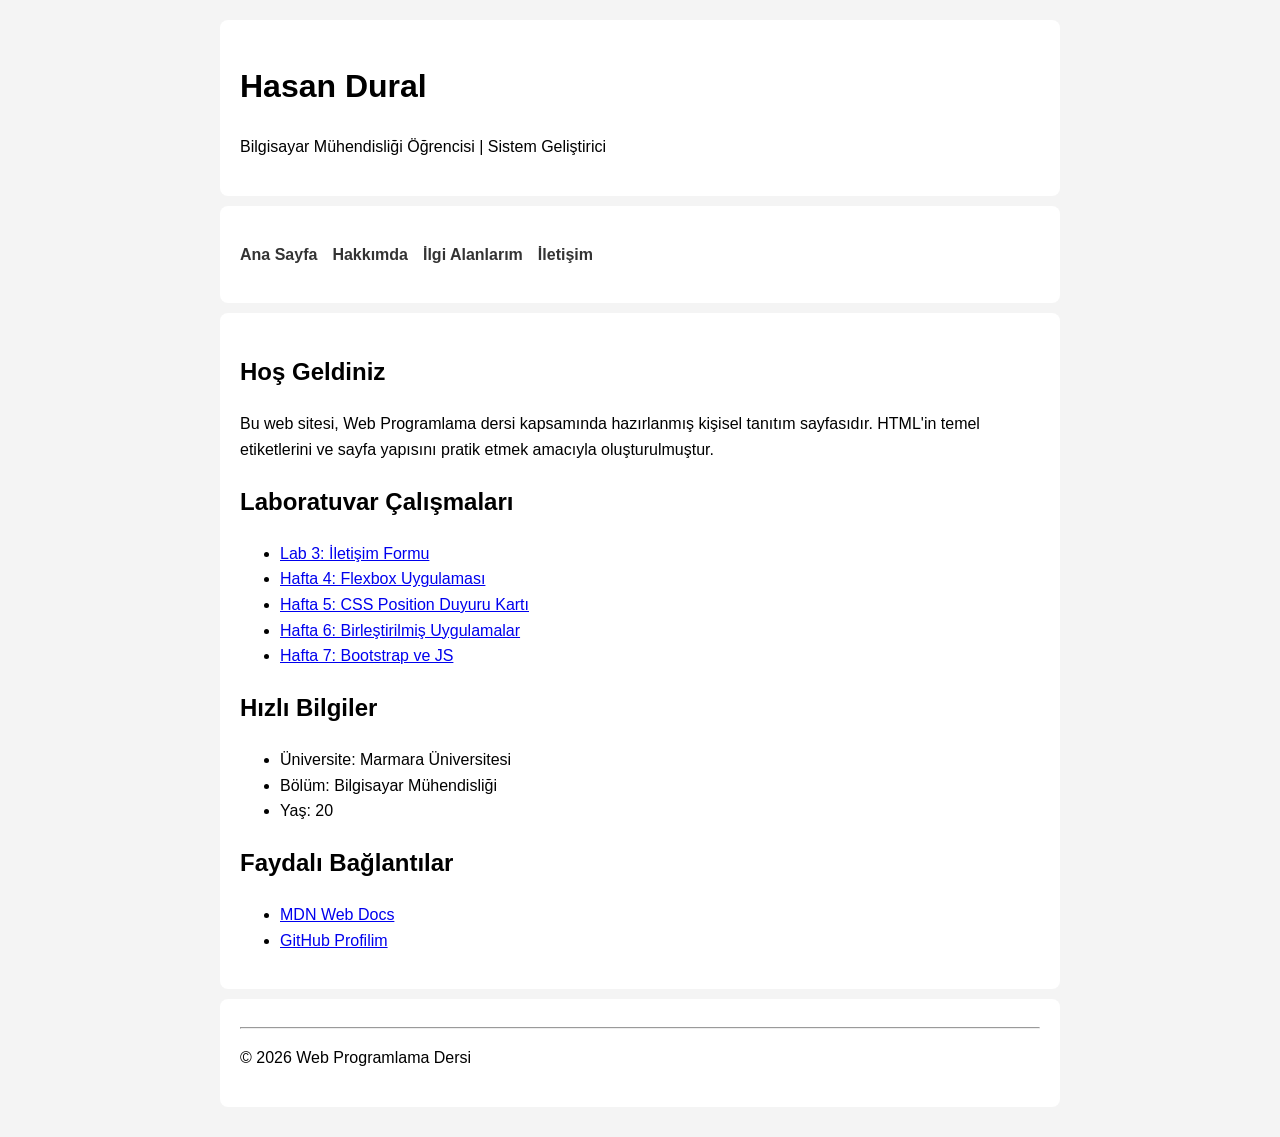
<file: index.html>
<!DOCTYPE html>
<html lang="tr">
<head>
    <meta charset="UTF-8">
    <meta name="viewport" content="width=device-width, initial-scale=1.0">
    <title>Hasan Dural - Ana Sayfa</title>
    <link rel="stylesheet" href="style/style.css">
</head>
<body>
    <header>
        <h1>Hasan Dural</h1>
        <p>Bilgisayar Mühendisliği Öğrencisi | Sistem Geliştirici</p>
    </header>

    <nav>
        <ul>
            <li><a href="index.html">Ana Sayfa</a></li>
            <li><a href="about.html">Hakkımda</a></li>
            <li><a href="interests.html">İlgi Alanlarım</a></li>
            <li><a href="contact.html">İletişim</a></li>
        </ul>
    </nav>

    <main>
        <section>
            <h2>Hoş Geldiniz</h2>
            <p>Bu web sitesi, Web Programlama dersi kapsamında hazırlanmış kişisel tanıtım sayfasıdır. HTML'in temel etiketlerini ve sayfa yapısını pratik etmek amacıyla oluşturulmuştur.</p>
        </section>

        <section>
            <h2>Laboratuvar Çalışmaları</h2>
            <ul>
                <li><a href="contact.html">Lab 3: İletişim Formu</a></li>
                <li><a href="flexbox.html">Hafta 4: Flexbox Uygulaması</a></li>
                <li><a href="lab-position.html">Hafta 5: CSS Position Duyuru Kartı</a></li>
                <li><a href="hafta_6.html">Hafta 6: Birleştirilmiş Uygulamalar</a></li>
                <li><a href="hafta7.html">Hafta 7: Bootstrap ve JS</a></li>
            </ul>
        </section>

        <section id="hizli-bilgiler">
            <h2>Hızlı Bilgiler</h2>
            <ul>
                <li>Üniversite: Marmara Üniversitesi</li>
                <li>Bölüm: Bilgisayar Mühendisliği</li>
                <li>Yaş: 20</li>
            </ul>
        </section>

        <section>
            <h2>Faydalı Bağlantılar</h2>
            <ul>
                <li><a href="https://developer.mozilla.org/" target="_blank">MDN Web Docs</a></li>
                <li><a href="https://github.com/shaso41" target="_blank">GitHub Profilim</a></li>
            </ul>
        </section>
    </main>

    <footer>
        <hr>
        <p>&copy; 2026 Web Programlama Dersi</p>
    </footer>
</body>
</html>
</file>
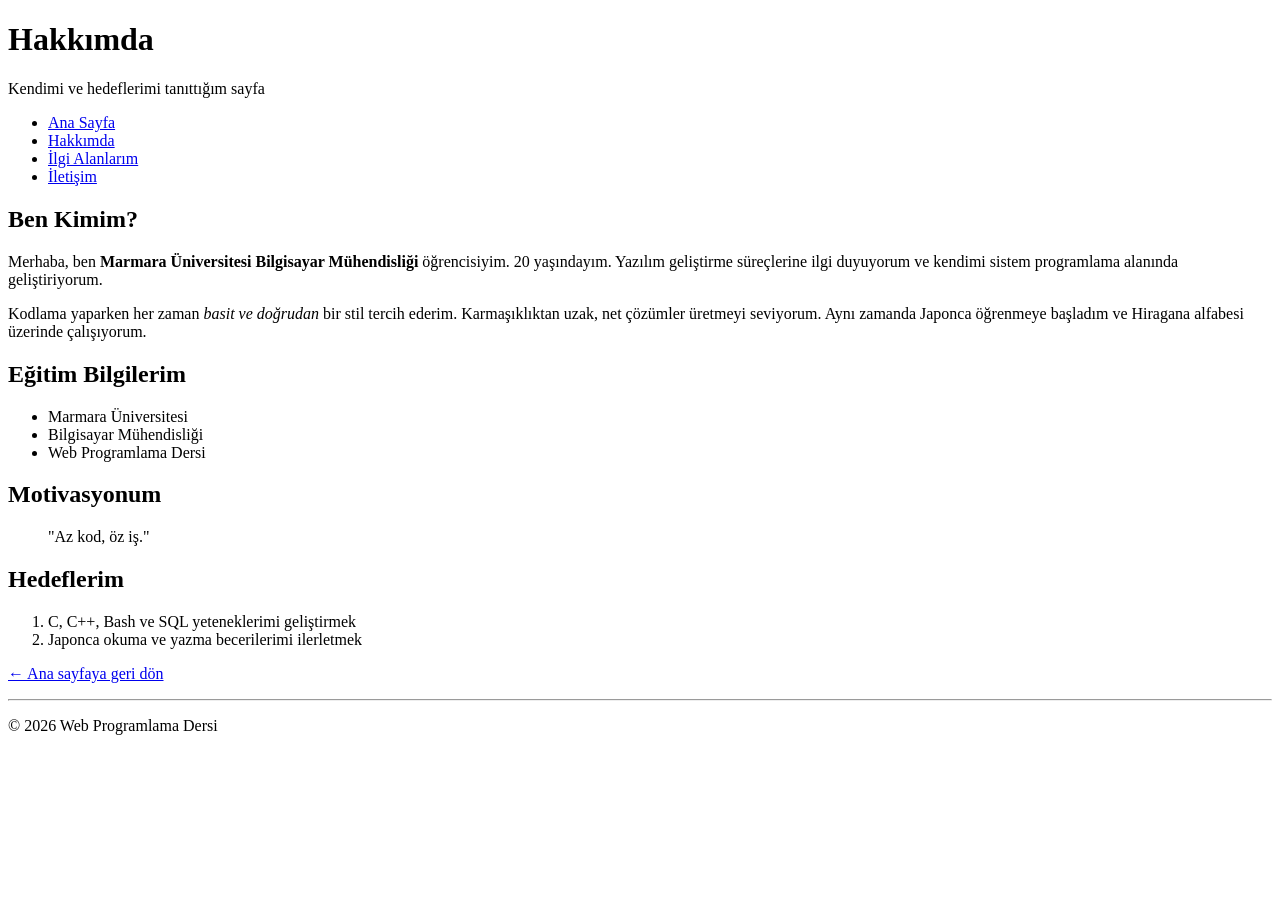
<file: about.html>
<!DOCTYPE html>
<html lang="tr">
<head>
    <meta charset="UTF-8">
    <meta name="viewport" content="width=device-width, initial-scale=1.0">
    <title>Hakkımda</title>
</head>
<body>
    <header>
        <h1>Hakkımda</h1>
        <p>Kendimi ve hedeflerimi tanıttığım sayfa</p>
    </header>

    <nav>
        <ul>
            <li><a href="index.html">Ana Sayfa</a></li>
            <li><a href="about.html">Hakkımda</a></li>
            <li><a href="interests.html">İlgi Alanlarım</a></li>
            <li><a href="contact.html">İletişim</a></li>
        </ul>
    </nav>

    <main>
        <h2>Ben Kimim?</h2>
        <p>Merhaba, ben <strong>Marmara Üniversitesi Bilgisayar Mühendisliği</strong> öğrencisiyim. 20 yaşındayım. Yazılım geliştirme süreçlerine ilgi duyuyorum ve kendimi sistem programlama alanında geliştiriyorum.</p>
        
        <p>Kodlama yaparken her zaman <em>basit ve doğrudan</em> bir stil tercih ederim. Karmaşıklıktan uzak, net çözümler üretmeyi seviyorum. Aynı zamanda Japonca öğrenmeye başladım ve Hiragana alfabesi üzerinde çalışıyorum.</p>

        <h2>Eğitim Bilgilerim</h2>
        <ul>
            <li>Marmara Üniversitesi</li>
            <li>Bilgisayar Mühendisliği</li>
            <li>Web Programlama Dersi</li>
        </ul>

        <h2>Motivasyonum</h2>
        <blockquote>
            "Az kod, öz iş."
        </blockquote>

        <h2>Hedeflerim</h2>
        <ol>
            <li>C, C++, Bash ve SQL yeteneklerimi geliştirmek</li>
            <li>Japonca okuma ve yazma becerilerimi ilerletmek</li>
        </ol>

        <p><a href="index.html">&larr; Ana sayfaya geri dön</a></p>
    </main>

    <footer>
        <hr>
        <p>&copy; 2026 Web Programlama Dersi</p>
    </footer>
</body>
</html>
</file>
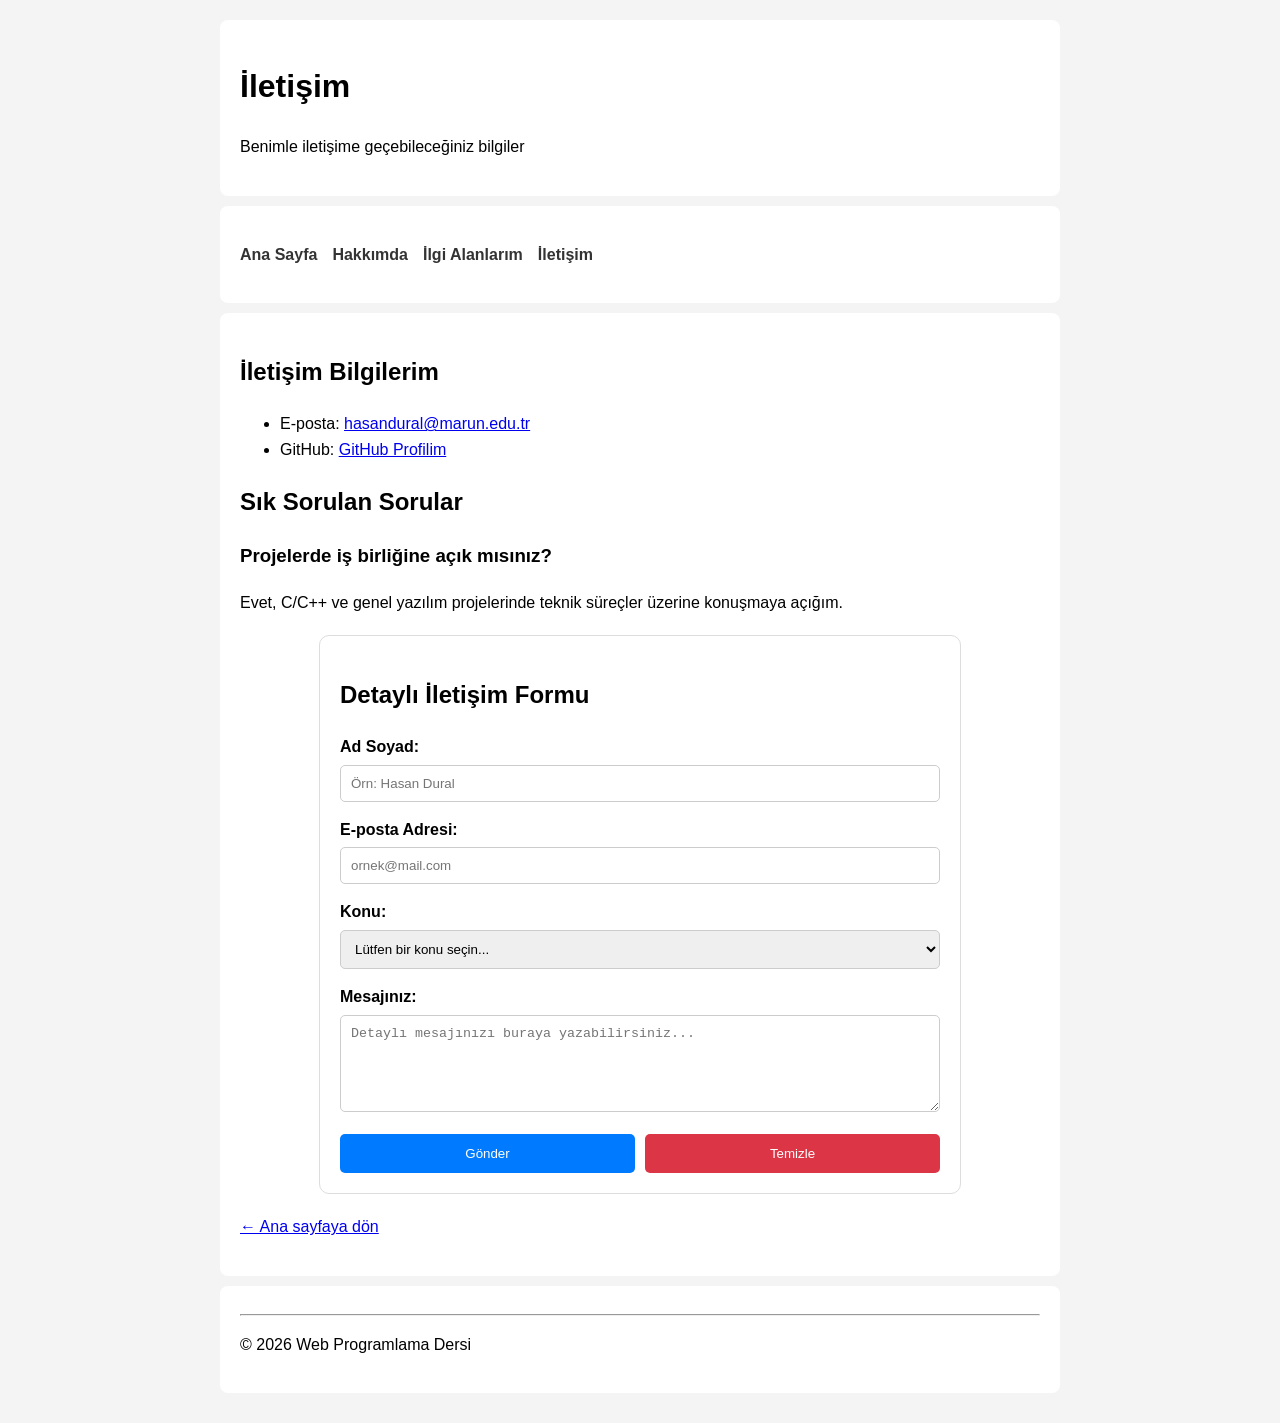
<file: contact.html>
<!DOCTYPE html>
<html lang="tr">
<head>
    <meta charset="UTF-8">
    <meta name="viewport" content="width=device-width, initial-scale=1.0">
    <title>İletişim - Hasan Dural</title>
    <link rel="stylesheet" href="style/style.css">
</head>
<body>
    <header>
        <h1>İletişim</h1>
        <p>Benimle iletişime geçebileceğiniz bilgiler</p>
    </header>

    <nav>
        <ul>
            <li><a href="index.html">Ana Sayfa</a></li>
            <li><a href="about.html">Hakkımda</a></li>
            <li><a href="interests.html">İlgi Alanlarım</a></li>
            <li><a href="contact.html">İletişim</a></li>
        </ul>
    </nav>

    <main>
        <section>
            <h2>İletişim Bilgilerim</h2>
            <ul>
                <li>E-posta: <a href="mailto:hasandural@marun.edu.tr">hasandural@marun.edu.tr</a></li>
                <li>GitHub: <a href="https://github.com/shaso41" target="_blank">GitHub Profilim</a></li>
            </ul>
        </section>

        <section>
            <h2>Sık Sorulan Sorular</h2>
            <h3>Projelerde iş birliğine açık mısınız?</h3>
            <p>Evet, C/C++ ve genel yazılım projelerinde teknik süreçler üzerine konuşmaya açığım.</p>
        </section>

        <section class="contact-container">
            <h2>Detaylı İletişim Formu</h2>
            <form action="#">
                <label for="ad-soyad">Ad Soyad:</label>
                <input type="text" id="ad-soyad" name="ad-soyad" placeholder="Örn: Hasan Dural" required>

                <label for="email">E-posta Adresi:</label>
                <input type="email" id="email" name="email" placeholder="ornek@mail.com" required>

                <label for="konu">Konu:</label>
                <select id="konu" name="konu">
                    <option value="">Lütfen bir konu seçin...</option>
                    <option value="is-teklifi">İş Teklifi</option>
                    <option value="soru">Soru</option>
                    <option value="geri-bildirim">Geri Bildirim</option>
                </select>

                <label for="mesaj">Mesajınız:</label>
                <textarea id="mesaj" name="mesaj" placeholder="Detaylı mesajınızı buraya yazabilirsiniz..." rows="5"></textarea>

                <div class="form-buttons">
                    <button type="submit" class="btn-submit">Gönder</button>
                    <button type="reset" class="btn-clear">Temizle</button>
                </div>
            </form>
        </section>

        <p><a href="index.html">&larr; Ana sayfaya dön</a></p>
    </main>

    <footer>
        <hr>
        <p>&copy; 2026 Web Programlama Dersi</p>
    </footer>
</body>
</html>
</file>
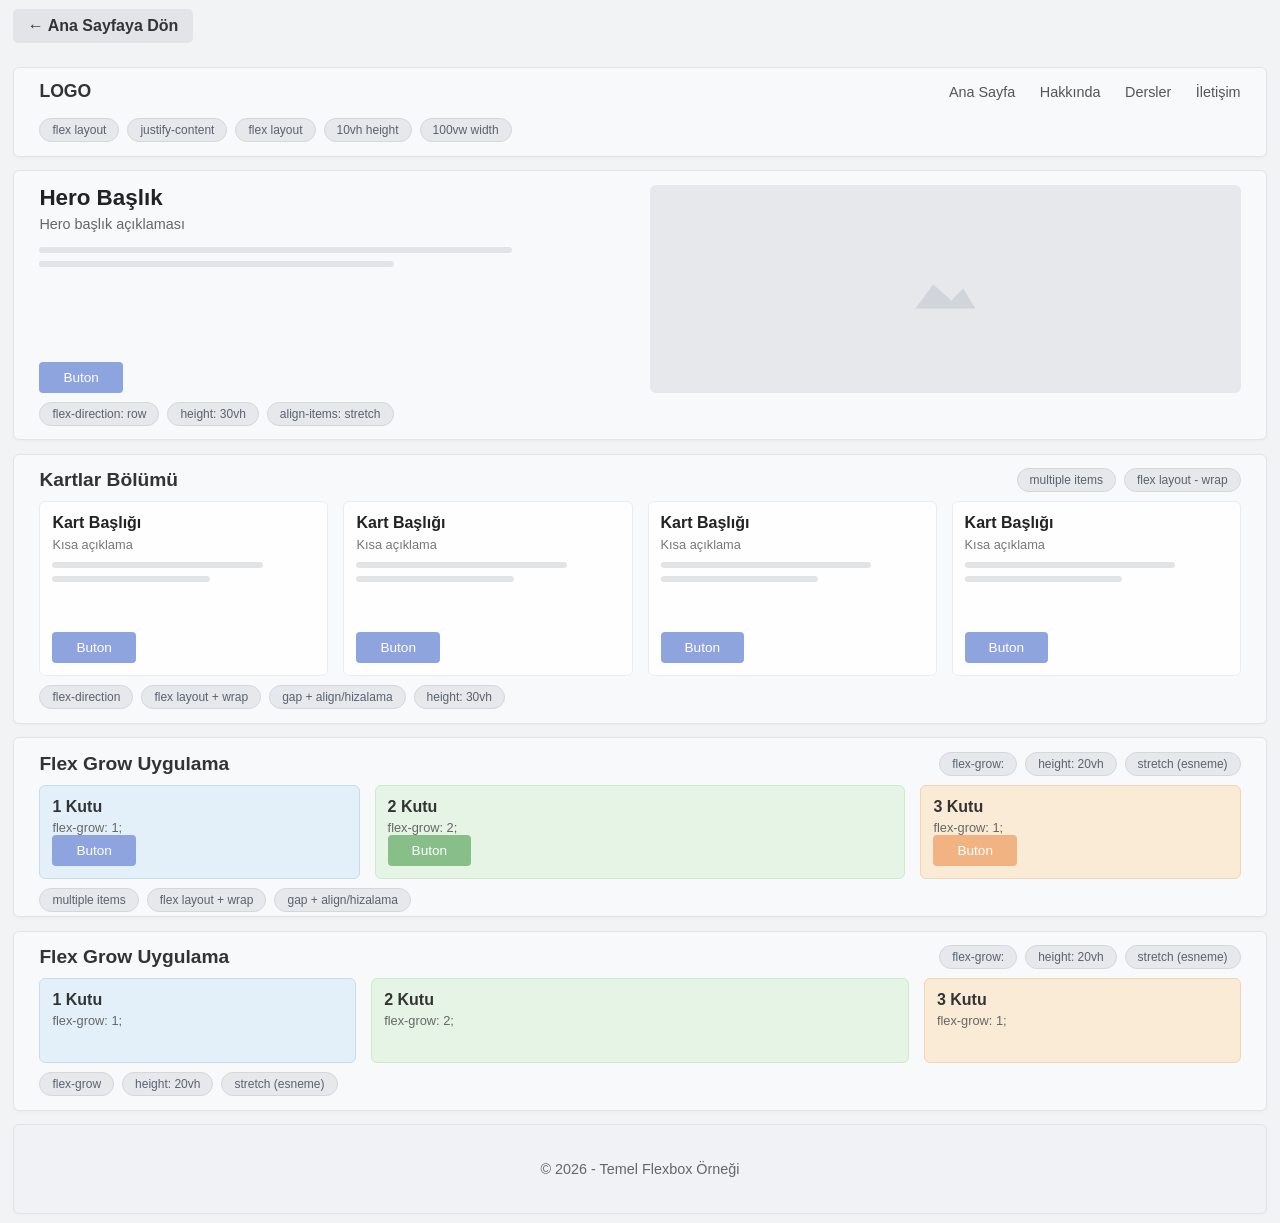
<file: flexbox.html>
<!DOCTYPE html>
<html lang="tr">
<head>
<meta charset="UTF-8">
<meta name="viewport" content="width=device-width, initial-scale=1.0">
<link rel="stylesheet" href="style/flexbox.css">
<title>Flexbox Uygulama</title>
</head>
<body>
  <div class="wrapper">
    
    <div style="margin-bottom: 10px;">
        <a href="index.html" style="text-decoration: none; color: #333; font-weight: bold; background-color: #e2e4e8; padding: 8px 15px; border-radius: 5px; display: inline-block;">&larr; Ana Sayfaya Dön</a>
    </div>

    <nav class="section-box navbar">
      <div class="nav-top">
        <div class="logo">LOGO</div>
        <div class="links">
          <a href="#">Ana Sayfa</a>
          <a href="#">Hakkında</a>
          <a href="#">Dersler</a>
          <a href="#">İletişim</a>
        </div>
      </div>
      <div class="pills">
        <span class="pill">flex layout</span>
        <span class="pill">justify-content</span>
        <span class="pill">flex layout</span>
        <span class="pill">10vh height</span>
        <span class="pill">100vw width</span>
      </div>
    </nav>

    <section class="section-box hero">
      <div class="hero-main">
        <div class="hero-text">
          <h1>Hero Başlık</h1>
          <p>Hero başlık açıklaması</p>
          <div class="line line-long"></div>
          <div class="line line-short"></div>
          <button class="btn btn-blue">Buton</button>
        </div>
        <div class="hero-image">
          <div class="img-icon"></div>
        </div>
      </div>
      <div class="pills">
        <span class="pill">flex-direction: row</span>
        <span class="pill">height: 30vh</span>
        <span class="pill">align-items: stretch</span>
      </div>
    </section>

    <section class="section-box cards-section">
      <div class="section-header">
        <h2>Kartlar Bölümü</h2>
        <div class="pills">
          <span class="pill">multiple items</span>
          <span class="pill">flex layout - wrap</span>
        </div>
      </div>
      <div class="cards-container">
        <div class="card">
          <h3>Kart Başlığı</h3>
          <p>Kısa açıklama</p>
          <div class="line line-long"></div>
          <div class="line line-short"></div>
          <button class="btn btn-blue">Buton</button>
        </div>
        <div class="card">
          <h3>Kart Başlığı</h3>
          <p>Kısa açıklama</p>
          <div class="line line-long"></div>
          <div class="line line-short"></div>
          <button class="btn btn-blue">Buton</button>
        </div>
        <div class="card">
          <h3>Kart Başlığı</h3>
          <p>Kısa açıklama</p>
          <div class="line line-long"></div>
          <div class="line line-short"></div>
          <button class="btn btn-blue">Buton</button>
        </div>
        <div class="card">
          <h3>Kart Başlığı</h3>
          <p>Kısa açıklama</p>
          <div class="line line-long"></div>
          <div class="line line-short"></div>
          <button class="btn btn-blue">Buton</button>
        </div>
      </div>
      <div class="pills">
        <span class="pill">flex-direction</span>
        <span class="pill">flex layout + wrap</span>
        <span class="pill">gap + align/hizalama</span>
        <span class="pill">height: 30vh</span>
      </div>
    </section>

    <section class="section-box flex-grow-section">
      <div class="section-header">
        <h2>Flex Grow Uygulama</h2>
        <div class="pills">
          <span class="pill">flex-grow:</span>
          <span class="pill">height: 20vh</span>
          <span class="pill">stretch (esneme)</span>
        </div>
      </div>
      <div class="boxes-container">
        <div class="box box-blue">
          <div class="box-content">
            <h4>1 Kutu</h4>
            <p>flex-grow: 1;</p>
          </div>
          <button class="btn btn-blue">Buton</button>
        </div>
        <div class="box box-green">
          <div class="box-content">
            <h4>2 Kutu</h4>
            <p>flex-grow: 2;</p>
          </div>
          <button class="btn btn-green">Buton</button>
        </div>
        <div class="box box-orange">
          <div class="box-content">
            <h4>3 Kutu</h4>
            <p>flex-grow: 1;</p>
          </div>
          <button class="btn btn-orange">Buton</button>
        </div>
      </div>
      <div class="pills">
        <span class="pill">multiple items</span>
        <span class="pill">flex layout + wrap</span>
        <span class="pill">gap + align/hizalama</span>
      </div>
    </section>

    <section class="section-box flex-grow-section">
      <div class="section-header">
        <h2>Flex Grow Uygulama</h2>
        <div class="pills">
          <span class="pill">flex-grow:</span>
          <span class="pill">height: 20vh</span>
          <span class="pill">stretch (esneme)</span>
        </div>
      </div>
      <div class="boxes-container">
        <div class="box box-blue">
          <div class="box-content">
            <h4>1 Kutu</h4>
            <p>flex-grow: 1;</p>
          </div>
        </div>
        <div class="box box-green">
          <div class="box-content">
            <h4>2 Kutu</h4>
            <p>flex-grow: 2;</p>
          </div>
        </div>
        <div class="box box-orange">
          <div class="box-content">
            <h4>3 Kutu</h4>
            <p>flex-grow: 1;</p>
          </div>
        </div>
      </div>
      <div class="pills">
        <span class="pill">flex-grow</span>
        <span class="pill">height: 20vh</span>
        <span class="pill">stretch (esneme)</span>
      </div>
    </section>

    <footer class="section-box footer">
      <p>© 2026 - Temel Flexbox Örneği</p>
    </footer>
  </div>
</body>
</html>
</file>
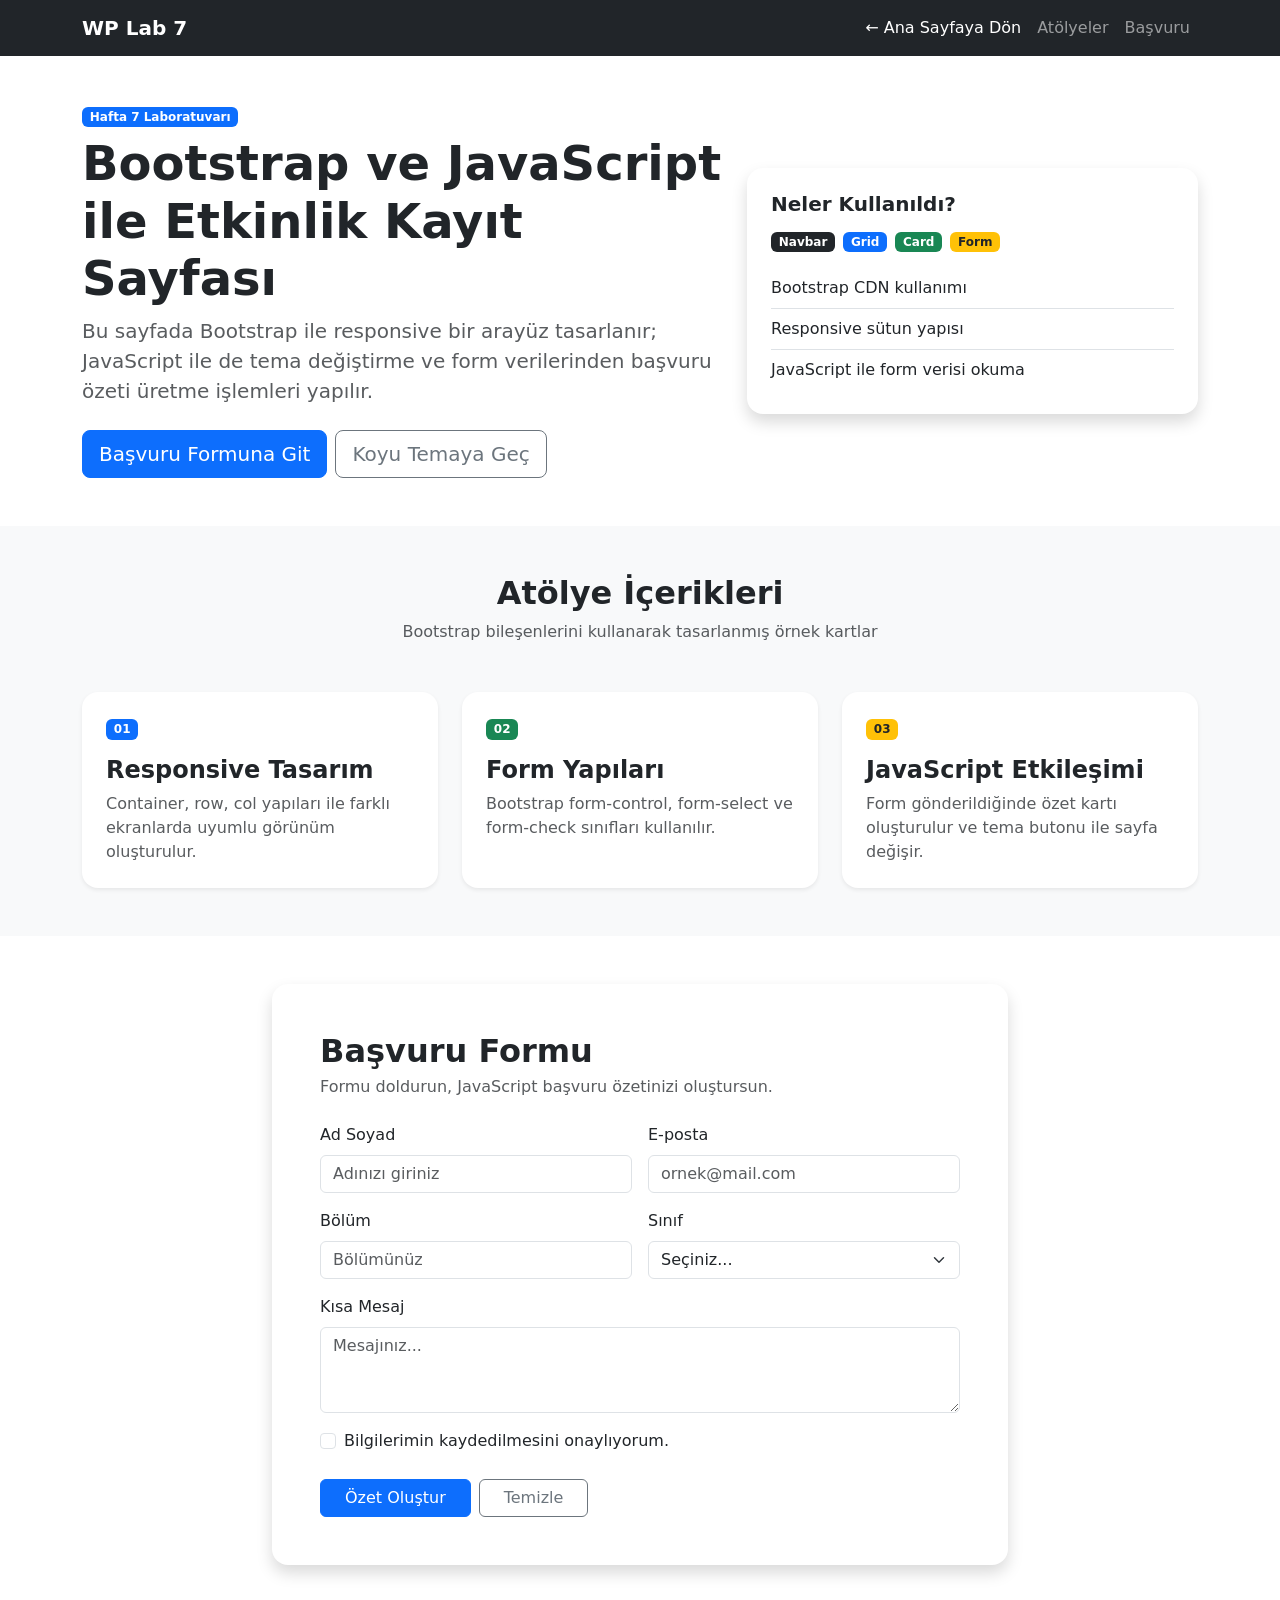
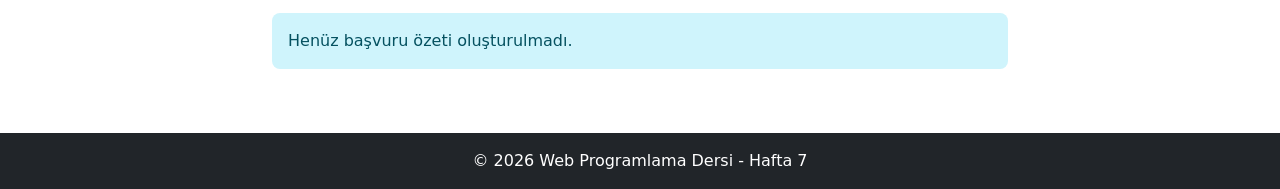
<file: hafta7.html>
<!DOCTYPE html>
<html lang="tr" data-bs-theme="light">
<head>
    <meta charset="UTF-8">
    <meta name="viewport" content="width=device-width, initial-scale=1.0">
    <title>Hafta 7 - Bootstrap ve JS</title>
    <link href="https://cdn.jsdelivr.net/npm/bootstrap@5.3.3/dist/css/bootstrap.min.css" rel="stylesheet">
    <link rel="stylesheet" href="style/hafta7.css">
</head>
<body class="d-flex flex-column min-vh-100">

    <nav class="navbar navbar-expand-lg navbar-dark bg-dark">
        <div class="container">
            <a class="navbar-brand fw-bold" href="#">WP Lab 7</a>
            <button class="navbar-toggler" type="button" data-bs-toggle="collapse" data-bs-target="#navbarNav">
                <span class="navbar-toggler-icon"></span>
            </button>
            <div class="collapse navbar-collapse" id="navbarNav">
                <ul class="navbar-nav ms-auto">
                    <li class="nav-item"><a class="nav-link text-white" href="index.html">&larr; Ana Sayfaya Dön</a></li>
                    <li class="nav-item"><a class="nav-link" href="#cards">Atölyeler</a></li>
                    <li class="nav-item"><a class="nav-link" href="#formSection">Başvuru</a></li>
                </ul>
            </div>
        </div>
    </nav>

    <header class="container my-5">
        <div class="row align-items-center">
            <div class="col-md-7">
                <span class="badge bg-primary mb-2">Hafta 7 Laboratuvarı</span>
                <h1 class="display-5 fw-bold">Bootstrap ve JavaScript ile Etkinlik Kayıt Sayfası</h1>
                <p class="lead text-muted">Bu sayfada Bootstrap ile responsive bir arayüz tasarlanır; JavaScript ile de tema değiştirme ve form verilerinden başvuru özeti üretme işlemleri yapılır.</p>
                <div class="d-flex gap-2 mt-4">
                    <a href="#formSection" class="btn btn-primary btn-lg">Başvuru Formuna Git</a>
                    <button id="themeToggleBtn" class="btn btn-outline-secondary btn-lg">Koyu Temaya Geç</button>
                </div>
            </div>
            <div class="col-md-5 mt-4 mt-md-0">
                <div class="card shadow rounded-4 border-0">
                    <div class="card-body p-4">
                        <h3 class="h5 fw-bold mb-3">Neler Kullanıldı?</h3>
                        <div class="d-flex gap-2 mb-3 flex-wrap">
                            <span class="badge bg-dark">Navbar</span>
                            <span class="badge bg-primary">Grid</span>
                            <span class="badge bg-success">Card</span>
                            <span class="badge bg-warning text-dark">Form</span>
                        </div>
                        <ul class="list-group list-group-flush">
                            <li class="list-group-item px-0">Bootstrap CDN kullanımı</li>
                            <li class="list-group-item px-0">Responsive sütun yapısı</li>
                            <li class="list-group-item px-0">JavaScript ile form verisi okuma</li>
                        </ul>
                    </div>
                </div>
            </div>
        </div>
    </header>

    <section id="cards" class="bg-light py-5">
        <div class="container text-center">
            <h2 class="fw-bold">Atölye İçerikleri</h2>
            <p class="text-muted mb-5">Bootstrap bileşenlerini kullanarak tasarlanmış örnek kartlar</p>
            
            <div class="row g-4 text-start">
                <div class="col-md-4">
                    <div class="card h-100 shadow-sm border-0 rounded-4">
                        <div class="card-body p-4">
                            <span class="badge bg-primary mb-3">01</span>
                            <h4 class="card-title fw-bold">Responsive Tasarım</h4>
                            <p class="card-text text-muted">Container, row, col yapıları ile farklı ekranlarda uyumlu görünüm oluşturulur.</p>
                        </div>
                    </div>
                </div>
                <div class="col-md-4">
                    <div class="card h-100 shadow-sm border-0 rounded-4">
                        <div class="card-body p-4">
                            <span class="badge bg-success mb-3">02</span>
                            <h4 class="card-title fw-bold">Form Yapıları</h4>
                            <p class="card-text text-muted">Bootstrap form-control, form-select ve form-check sınıfları kullanılır.</p>
                        </div>
                    </div>
                </div>
                <div class="col-md-4">
                    <div class="card h-100 shadow-sm border-0 rounded-4">
                        <div class="card-body p-4">
                            <span class="badge bg-warning text-dark mb-3">03</span>
                            <h4 class="card-title fw-bold">JavaScript Etkileşimi</h4>
                            <p class="card-text text-muted">Form gönderildiğinde özet kartı oluşturulur ve tema butonu ile sayfa değişir.</p>
                        </div>
                    </div>
                </div>
            </div>
        </div>
    </section>

    <section id="formSection" class="container py-5 flex-grow-1">
        <div class="row justify-content-center">
            <div class="col-lg-8">
                <div class="card shadow border-0 rounded-4 p-4 p-md-5">
                    <div class="d-flex justify-content-between align-items-center mb-4">
                        <div>
                            <h2 class="fw-bold mb-1">Başvuru Formu</h2>
                            <p class="text-muted mb-0">Formu doldurun, JavaScript başvuru özetinizi oluştursun.</p>
                        </div>
                    </div>

                    <form id="kayitFormu">
                        <div class="row g-3">
                            <div class="col-md-6">
                                <label for="adSoyad" class="form-label">Ad Soyad</label>
                                <input type="text" class="form-control" id="adSoyad" placeholder="Adınızı giriniz">
                            </div>
                            <div class="col-md-6">
                                <label for="email" class="form-label">E-posta</label>
                                <input type="email" class="form-control" id="email" placeholder="ornek@mail.com">
                            </div>
                            <div class="col-md-6">
                                <label for="bolum" class="form-label">Bölüm</label>
                                <input type="text" class="form-control" id="bolum" placeholder="Bölümünüz">
                            </div>
                            <div class="col-md-6">
                                <label for="sinif" class="form-label">Sınıf</label>
                                <select class="form-select" id="sinif">
                                    <option value="" selected disabled>Seçiniz...</option>
                                    <option value="1. Sınıf">1. Sınıf</option>
                                    <option value="2. Sınıf">2. Sınıf</option>
                                    <option value="3. Sınıf">3. Sınıf</option>
                                    <option value="4. Sınıf">4. Sınıf</option>
                                </select>
                            </div>
                            <div class="col-12">
                                <label for="mesaj" class="form-label">Kısa Mesaj</label>
                                <textarea class="form-control" id="mesaj" rows="3" placeholder="Mesajınız..."></textarea>
                            </div>
                            <div class="col-12">
                                <div class="form-check">
                                    <input class="form-check-input" type="checkbox" id="onay">
                                    <label class="form-check-label" for="onay">
                                        Bilgilerimin kaydedilmesini onaylıyorum.
                                    </label>
                                </div>
                            </div>
                            <div class="col-12 mt-4 d-flex gap-2">
                                <button type="submit" class="btn btn-primary px-4">Özet Oluştur</button>
                                <button type="reset" class="btn btn-outline-secondary px-4" id="temizleBtn">Temizle</button>
                            </div>
                        </div>
                    </form>
                </div>
            </div>
        </div>
    </section>

    <section id="resultSection" class="container pb-5">
        <div class="row justify-content-center">
            <div class="col-lg-8">
                <div id="alertArea"></div>
                
                <div id="defaultResultBox" class="alert alert-info rounded-3 border-0">
                    Henüz başvuru özeti oluşturulmadı.
                </div>

                <div id="summaryCardArea" style="display: none;">
                    <div class="card shadow border-success border-2 rounded-4">
                        <div class="card-header bg-success text-white rounded-top-4 py-3">
                            <h4 class="mb-0">Başvuru Başarılı</h4>
                        </div>
                        <div class="card-body p-4" id="summaryContent">
                            </div>
                    </div>
                </div>
            </div>
        </div>
    </section>

    <footer class="bg-dark text-white text-center py-3 mt-auto">
        <div class="container">
            <p class="mb-0">&copy; 2026 Web Programlama Dersi - Hafta 7</p>
        </div>
    </footer>

    <script src="https://cdn.jsdelivr.net/npm/bootstrap@5.3.3/dist/js/bootstrap.bundle.min.js"></script>
    <script src="scripts/hafta7.js"></script>
</body>
</html>
</file>
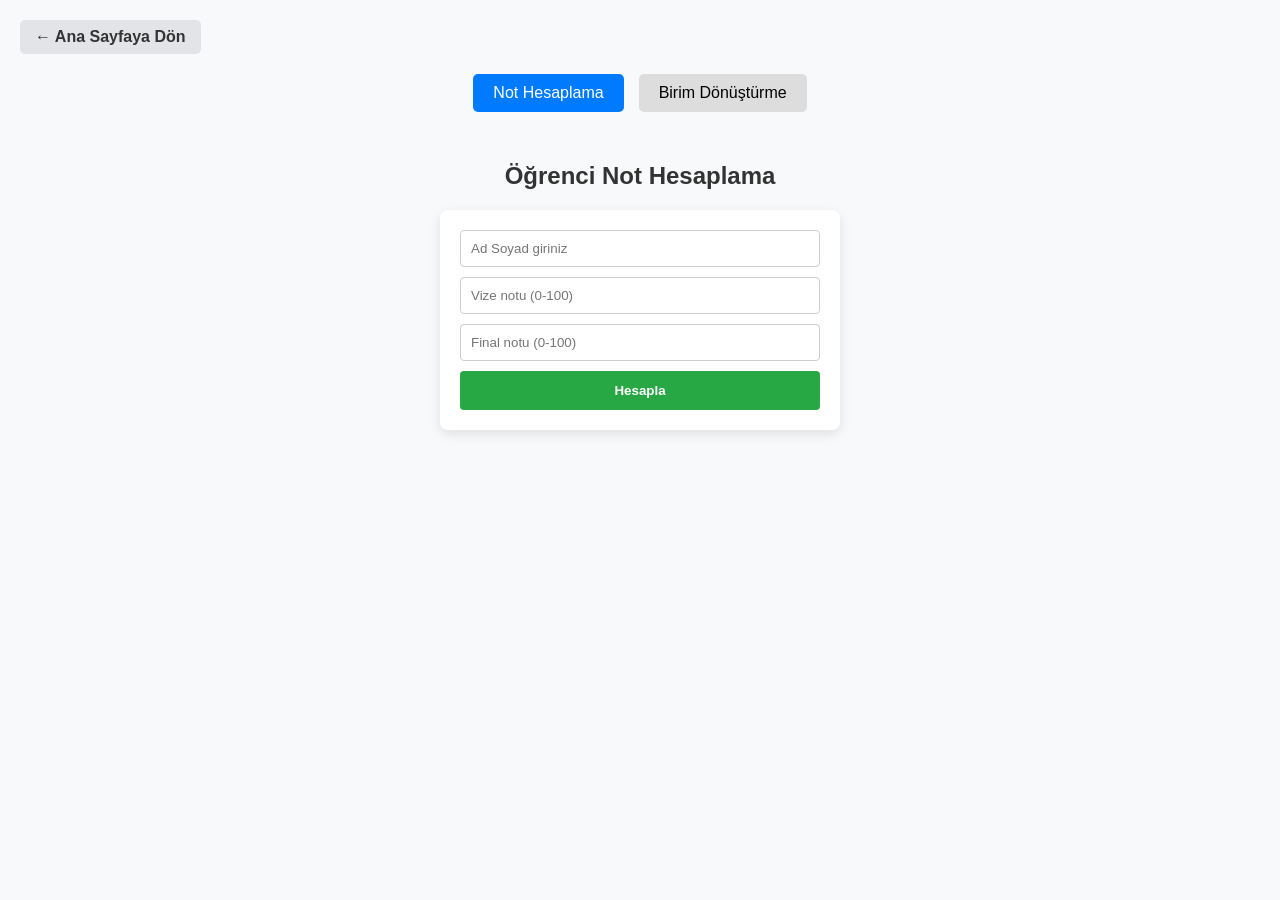
<file: hafta_6.html>
<!DOCTYPE html>
<html lang="tr">
<head>
    <meta charset="UTF-8">
    <meta name="viewport" content="width=device-width, initial-scale=1.0">
    <title>Hafta 6 - JS Uygulamaları</title>
    <link rel="stylesheet" href="style/hafta6.css">
</head>
<body>

    <div style="margin-bottom: 20px;">
        <a href="index.html" style="text-decoration: none; color: #333; font-weight: bold; background-color: #e2e4e8; padding: 8px 15px; border-radius: 5px; display: inline-block;">&larr; Ana Sayfaya Dön</a>
    </div>

    <div class="tab-buttons">
        <button id="btnNot" class="tab-btn active" onclick="switchTab('notApp')">Not Hesaplama</button>
        <button id="btnBirim" class="tab-btn" onclick="switchTab('birimApp')">Birim Dönüştürme</button>
    </div>

    <div id="notApp" class="app-section active-section">
        <h2>Öğrenci Not Hesaplama</h2>

        <div class="form-container">
            <input type="text" id="adSoyad" placeholder="Ad Soyad giriniz" oninput="formatAdSoyad(this)">
            <input type="text" id="vize" placeholder="Vize notu (0-100)">
            <input type="text" id="final" placeholder="Final notu (0-100)">
            <button onclick="hesapla()">Hesapla</button>
        </div>

        <div class="result-container" id="sonucAlani">
            <h3 id="sonucAdSoyad"></h3>
            <div class="result-item" id="sonucOrtalama"></div>
            <div class="result-item" id="sonucHarf"></div>
            <div class="result-item" id="sonucDurum"></div>
        </div>
    </div>

    <div id="birimApp" class="app-section" style="display: none;">
        <div class="birim-container">
            <h2>Birim Dönüştürücü</h2>
            
            <div class="form-group">
                <label for="inputValue">Değer Giriniz:</label>
                <input type="number" id="inputValue" placeholder="Değer giriniz" value="50">
            </div>

            <div class="form-group">
                <label for="conversionType">Dönüşüm Tipi:</label>
                <select id="conversionType">
                    <option value="m-km">Metre -> Kilometre</option>
                    <option value="c-f" selected>Celsius -> Fahrenheit</option>
                    <option value="kg-g">Kilogram -> Gram</option>
                </select>
            </div>

            <button id="calculateBtn" class="btn">Hesapla</button>

            <div class="birim-result-box">
                Sonuç: <span id="resultText"></span>
            </div>
        </div>
    </div>

    <script src="scripts/hafta6.js"></script>
</body>
</html>
</file>
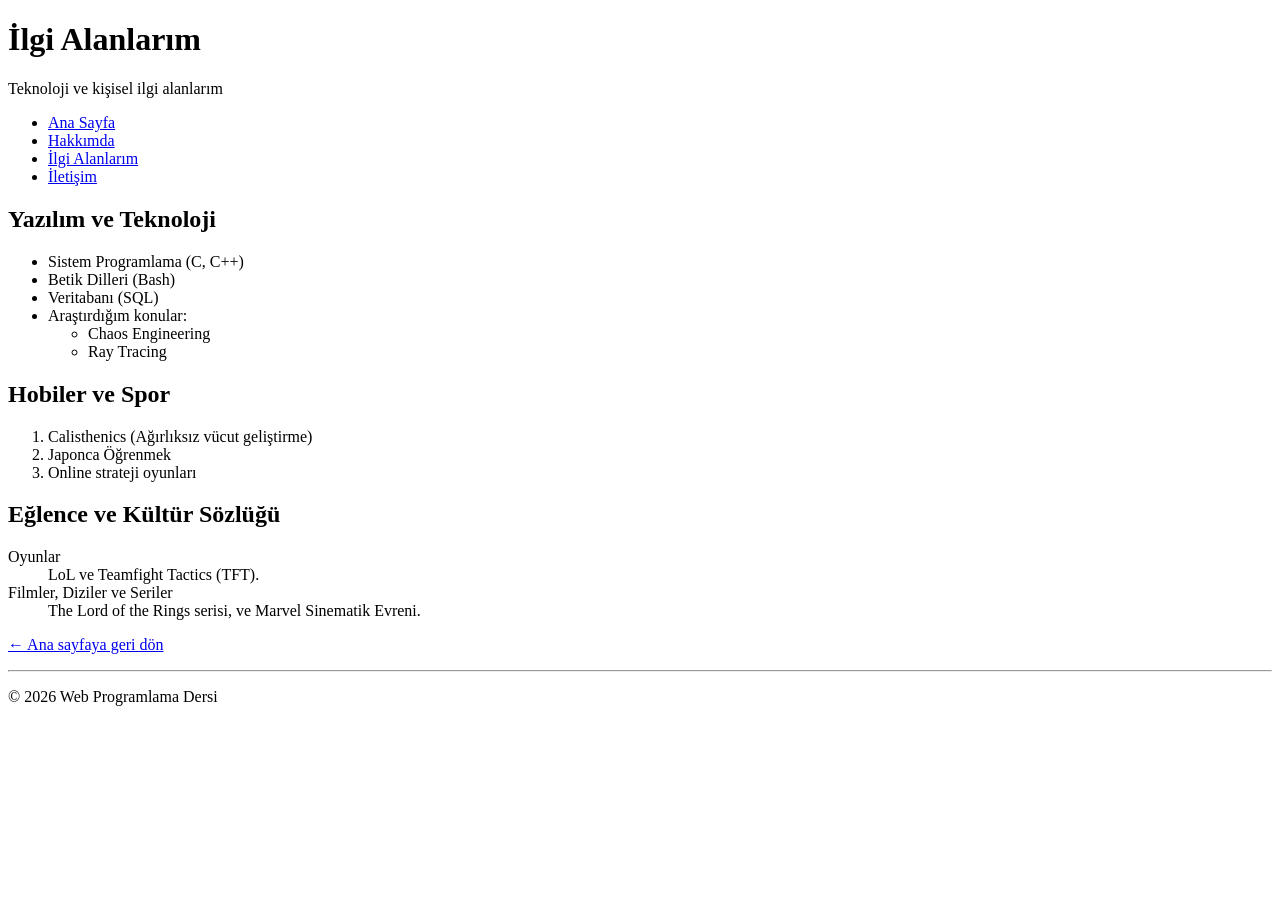
<file: interests.html>
<!DOCTYPE html>
<html lang="tr">
<head>
    <meta charset="UTF-8">
    <meta name="viewport" content="width=device-width, initial-scale=1.0">
    <title>İlgi Alanlarım</title>
</head>
<body>
    <header>
        <h1>İlgi Alanlarım</h1>
        <p>Teknoloji ve kişisel ilgi alanlarım</p>
    </header>

    <nav>
        <ul>
            <li><a href="index.html">Ana Sayfa</a></li>
            <li><a href="about.html">Hakkımda</a></li>
            <li><a href="interests.html">İlgi Alanlarım</a></li>
            <li><a href="contact.html">İletişim</a></li>
        </ul>
    </nav>

    <main>
        <h2>Yazılım ve Teknoloji</h2>
        <ul>
            <li>Sistem Programlama (C, C++)</li>
            <li>Betik Dilleri (Bash)</li>
            <li>Veritabanı (SQL)</li>
            <li>Araştırdığım konular:
                <ul>
                    <li>Chaos Engineering</li>
                    <li>Ray Tracing</li>
                </ul>
            </li>
        </ul>

        <h2>Hobiler ve Spor</h2>
        <ol>
            <li>Calisthenics (Ağırlıksız vücut geliştirme)</li>
            <li>Japonca Öğrenmek</li>
            <li>Online strateji oyunları</li></li>
        </ol>

        <h2>Eğlence ve Kültür Sözlüğü</h2>
        <dl>
            <dt>Oyunlar</dt>
            <dd>LoL ve Teamfight Tactics (TFT).</dd>
            
            <dt>Filmler, Diziler ve Seriler</dt>
            <dd>The Lord of the Rings serisi, ve Marvel Sinematik Evreni.</dd>
        </dl>

        <p><a href="index.html">&larr; Ana sayfaya geri dön</a></p>
    </main>

    <footer>
        <hr>
        <p>&copy; 2026 Web Programlama Dersi</p>
    </footer>
</body>
</html>
</file>
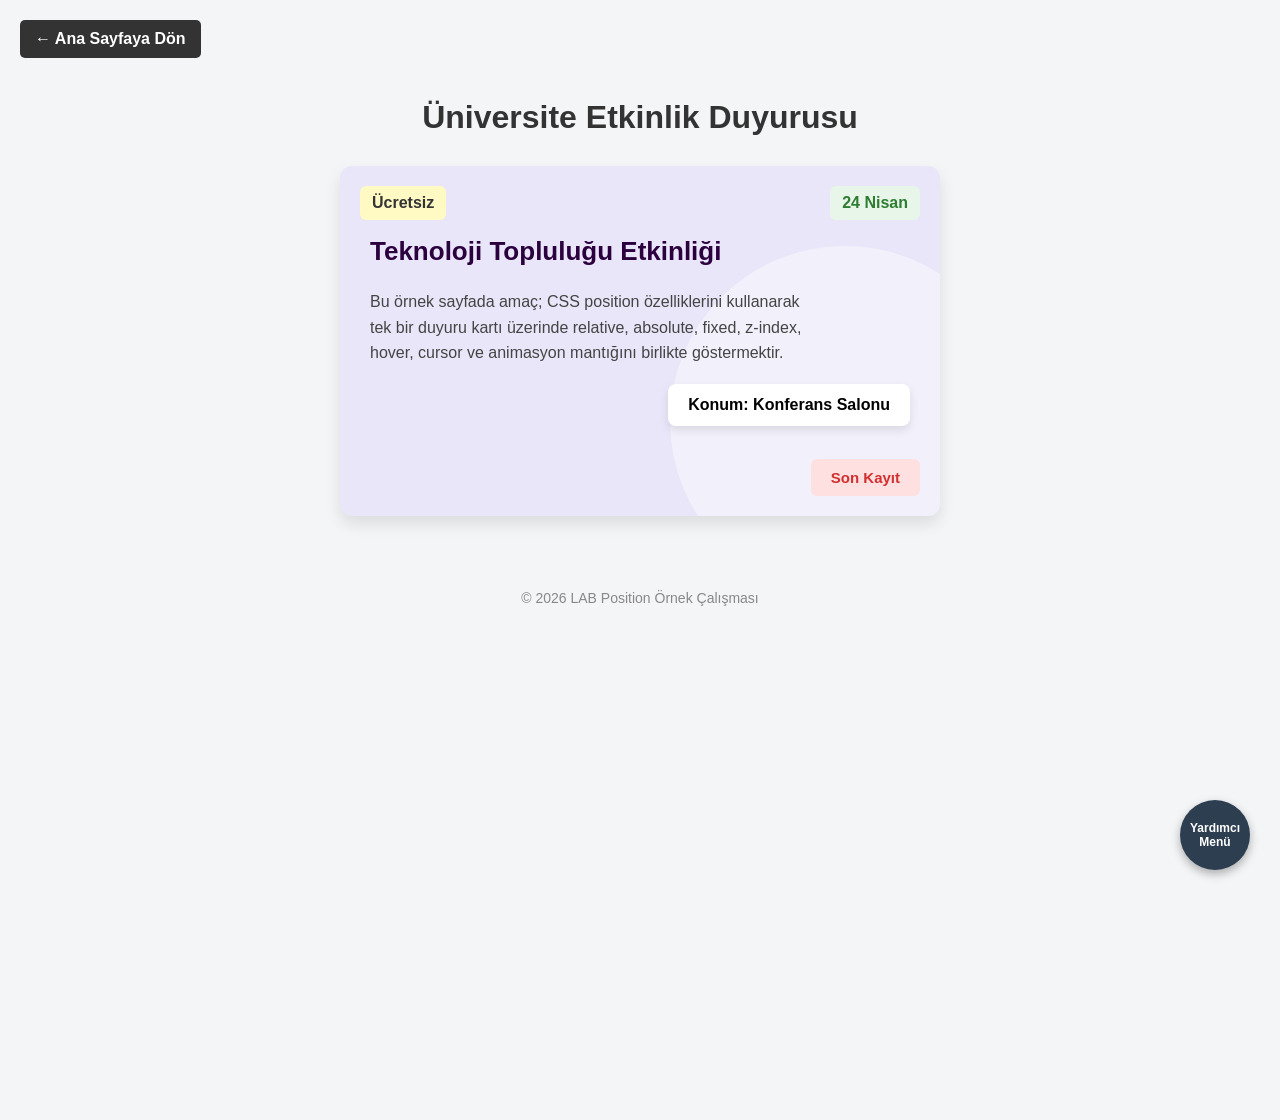
<file: lab-position.html>
<!DOCTYPE html>
<html lang="tr">
<head>
    <meta charset="UTF-8">
    <meta name="viewport" content="width=device-width, initial-scale=1.0">
    <title>Hafta 5 - Position Uygulaması</title>
    <link rel="stylesheet" href="style/position.css">
</head>
<body>

    <a href="index.html" class="back-btn">&larr; Ana Sayfaya Dön</a>

    <header>
        <h1>Üniversite Etkinlik Duyurusu</h1>
    </header>

    <div class="fixed-helper">
        <span>Yardımcı<br>Menü</span>
    </div>

    <main>
        <div class="announcement-card">
            
            <div class="decorative-circle"></div>

            <div class="card-content">
                <h2>Teknoloji Topluluğu Etkinliği</h2>
                <p>Bu örnek sayfada amaç; CSS position özelliklerini kullanarak tek bir duyuru kartı üzerinde relative, absolute, fixed, z-index, hover, cursor ve animasyon mantığını birlikte göstermektir.</p>
            </div>

            <div class="badge badge-top-left">Ücretsiz</div>
            <div class="badge badge-top-right">24 Nisan</div>
            <div class="location-box">Konum: Konferans Salonu</div>
            
            <button class="register-btn">Son Kayıt</button>

        </div>
    </main>

    <footer>
        <p>&copy; 2026 LAB Position Örnek Çalışması</p>
    </footer>

</body>
</html>
</file>
<file: style/style.css>
body {
    font-family: Arial, sans-serif;
    line-height: 1.6;
    margin: 0;
    padding: 20px;
    background-color: #f4f4f4;
}

header, nav, main, footer {
    max-width: 800px;
    margin: auto;
    background: #fff;
    padding: 20px;
    border-radius: 8px;
    margin-bottom: 10px;
}

nav ul {
    list-style: none;
    padding: 0;
    display: flex;
    gap: 15px;
}

nav a {
    text-decoration: none;
    color: #333;
    font-weight: bold;
}

/* LAB 3 Form Stilleri */
.contact-container {
    width: 100%;
    max-width: 600px;
    margin: 20px auto;
    padding: 20px;
    border: 1px solid #ddd;
    border-radius: 10px;
}

.contact-container label {
    display: block;
    margin-bottom: 5px;
    font-weight: bold;
}

.contact-container input, .contact-container select, .contact-container textarea {
    width: 100%;
    padding: 10px;
    margin-bottom: 15px;
    border: 1px solid #ccc;
    border-radius: 5px;
    box-sizing: border-box;
}

.form-buttons {
    display: flex;
    gap: 10px;
}

.btn-submit {
    flex: 1;
    background-color: #007bff;
    color: white;
    border: none;
    padding: 12px;
    border-radius: 5px;
    cursor: pointer;
}

.btn-clear {
    flex: 1;
    background-color: #dc3545;
    color: white;
    border: none;
    padding: 12px;
    border-radius: 5px;
    cursor: pointer;
}
</file>
<file: style/flexbox.css>
* {
  margin: 0;
  padding: 0;
  box-sizing: border-box;
  font-family: Arial, sans-serif;
}

body {
  background-color: #f2f3f5;
  padding: 1vh 1vw;
}

.wrapper {
  min-height: 100vh;
  display: flex;
  flex-direction: column;
  gap: 1.5vh;
}

.section-box {
  background-color: #f8f9fb;
  border: 1px solid #e2e4e8;
  border-radius: 6px;
  display: flex;
  flex-direction: column;
  padding: 1.5vh 2vw;
  box-shadow: 0 1px 3px rgba(0,0,0,0.03);
}

.navbar {
  height: 10vh;
  justify-content: space-between;
}

.nav-top {
  display: flex;
  justify-content: space-between;
  align-items: center;
  margin-bottom: 0.5vh;
}

.logo {
  font-weight: bold;
  font-size: 1.1rem;
  color: #333;
}

.links a {
  margin-left: 20px;
  text-decoration: none;
  color: #555;
  font-size: 0.9rem;
}

.pills {
  display: flex;
  flex-wrap: wrap;
  gap: 8px;
  align-items: center;
}

.pill {
  background-color: #e6e8ec;
  color: #5a6270;
  padding: 4px 12px;
  border-radius: 12px;
  font-size: 0.75rem;
  border: 1px solid #d5d7dc;
}

.hero {
  height: 30vh;
  justify-content: space-between;
}

.hero-main {
  display: flex;
  flex-direction: row;
  justify-content: space-between;
  align-items: stretch;
  flex-grow: 1;
  margin-bottom: 1vh;
  gap: 20px;
}

.hero-text {
  display: flex;
  flex-direction: column;
  justify-content: flex-start;
  flex-basis: 50%;
}

.hero-text h1 {
  font-size: 1.4rem;
  margin-bottom: 5px;
  color: #222;
}

.hero-text p {
  font-size: 0.9rem;
  color: #666;
  margin-bottom: 15px;
}

.line {
  background-color: #e2e4e8;
  height: 6px;
  border-radius: 3px;
  margin-bottom: 8px;
}

.line-long { width: 80%; }
.line-short { width: 60%; margin-bottom: 15px; }

.btn {
  padding: 8px 24px;
  border: none;
  border-radius: 4px;
  color: #fff;
  cursor: pointer;
  font-size: 0.85rem;
  align-self: flex-start;
  margin-top: auto;
}

.btn-blue { background-color: #8da4df; }
.btn-green { background-color: #88be88; }
.btn-orange { background-color: #f1b382; }

.hero-image {
  flex-basis: 50%;
  background-color: #e6e8ec;
  border-radius: 6px;
  display: flex;
  justify-content: center;
  align-items: center;
}

.img-icon {
  width: 60px;
  height: 40px;
  background-color: #d1d5db;
  clip-path: polygon(0 100%, 30% 40%, 60% 80%, 80% 50%, 100% 100%);
}

.cards-section {
  height: 30vh;
  justify-content: space-between;
}

.section-header {
  display: flex;
  justify-content: space-between;
  align-items: center;
  margin-bottom: 1vh;
}

.section-header h2 {
  font-size: 1.2rem;
  color: #333;
}

.cards-container {
  display: flex;
  flex-wrap: wrap;
  gap: 15px;
  flex-grow: 1;
  margin-bottom: 1vh;
}

.card {
  background-color: #fefefe;
  border: 1px solid #eaecf0;
  border-radius: 6px;
  flex: 1 1 calc(25% - 15px);
  display: flex;
  flex-direction: column;
  padding: 12px;
}

.card h3 {
  font-size: 1rem;
  margin-bottom: 5px;
  color: #222;
}

.card p {
  font-size: 0.8rem;
  color: #777;
  margin-bottom: 10px;
}

.flex-grow-section {
  height: 20vh;
  justify-content: space-between;
}

.boxes-container {
  display: flex;
  align-items: stretch;
  gap: 15px;
  flex-grow: 1;
  margin-bottom: 1vh;
}

.box {
  border-radius: 6px;
  padding: 12px;
  display: flex;
  flex-direction: column;
  justify-content: space-between;
}

.box-content h4 {
  font-size: 1rem;
  color: #333;
  margin-bottom: 4px;
}

.box-content p {
  font-size: 0.8rem;
  color: #666;
}

.box-blue {
  flex-grow: 1;
  background-color: #e3f0fa;
  border: 1px solid #c8dcf0;
}

.box-green {
  flex-grow: 2;
  background-color: #e6f4e6;
  border: 1px solid #ccebc8;
}

.box-orange {
  flex-grow: 1;
  background-color: #faebd7;
  border: 1px solid #f2d4b6;
}

.footer {
  height: 10vh;
  justify-content: center;
  align-items: center;
  background-color: #f1f2f5;
  color: #666;
  font-size: 0.9rem;
}
</file>
<file: style/hafta7.css>
/* Sayfa akışını ve geçişleri yumuşatır */
body {
    transition: background-color 0.3s ease, color 0.3s ease;
}

/* Kartların üzerine gelince hafif yukarı zıplaması */
#cards .card {
    transition: transform 0.2s ease, box-shadow 0.2s ease;
}

#cards .card:hover {
    transform: translateY(-5px);
    box-shadow: 0 10px 20px rgba(0,0,0,0.1) !important;
}

/* Koyu Tema Düzeltmeleri */
[data-bs-theme="dark"] #cards {
    background-color: #212529 !important;
}

html {
    scroll-behavior: smooth;
}
</file>
<file: style/hafta6.css>
/* Genel Reset ve Body */
* {
    box-sizing: border-box;
    font-family: Arial, sans-serif;
}

body {
    background-color: #f8f9fa;
    margin: 0;
    padding: 20px;
}

/* Tab Butonları */
.tab-buttons {
    display: flex;
    justify-content: center;
    gap: 15px;
    margin-bottom: 30px;
}

.tab-btn {
    padding: 10px 20px;
    font-size: 16px;
    cursor: pointer;
    background-color: #ddd;
    border: none;
    border-radius: 5px;
    transition: background-color 0.3s;
}

.tab-btn:hover {
    background-color: #ccc;
}

.tab-btn.active {
    background-color: #007bff;
    color: white;
}

/* Uygulama Bölümleri */
.app-section {
    display: flex;
    flex-direction: column;
    align-items: center;
}

/* --- Not Hesaplama Stilleri --- */
#notApp h2 {
    margin-bottom: 20px;
    color: #333;
}

.form-container {
    width: 400px;
    display: flex;
    flex-direction: column;
    gap: 10px;
    background: #fff;
    padding: 20px;
    border-radius: 8px;
    box-shadow: 0 4px 12px rgba(0,0,0,0.1);
}

.form-container input[type="text"] {
    padding: 10px;
    border: 1px solid #ccc;
    border-radius: 4px;
}

.form-container button {
    padding: 12px;
    cursor: pointer;
    background-color: #28a745;
    color: white;
    border: none;
    border-radius: 4px;
    font-weight: bold;
}

.form-container button:hover {
    background-color: #218838;
}

.result-container {
    width: 400px;
    margin-top: 20px;
    padding: 15px;
    background-color: #d1ecf1;
    color: #0c5460;
    border-left: 5px solid #17a2b8;
    border-radius: 4px;
    display: none;
}

.result-container h3 {
    margin-top: 0;
    margin-bottom: 10px;
}

.result-item {
    margin-bottom: 5px;
    font-size: 16px;
}

/* --- Birim Dönüştürücü Stilleri --- */
.birim-container {
    background-color: #fff;
    padding: 30px;
    border-radius: 8px;
    box-shadow: 0 4px 12px rgba(0, 0, 0, 0.1);
    width: 350px;
}

.birim-container h2 {
    margin-top: 0;
    margin-bottom: 20px;
    color: #000;
}

.form-group {
    margin-bottom: 15px;
    width: 100%;
}

.form-group label {
    display: block;
    margin-bottom: 5px;
    color: #333;
}

.form-group input[type="number"],
.form-group select {
    width: 100%;
    padding: 10px;
    border: 1px solid #ccc;
    border-radius: 4px;
    font-size: 14px;
}

.btn {
    width: 100%;
    padding: 12px;
    background-color: #007bff;
    color: white;
    border: none;
    border-radius: 4px;
    cursor: pointer;
    font-size: 16px;
    font-weight: bold;
    margin-bottom: 15px;
}

.btn:hover {
    background-color: #0056b3;
}

.birim-result-box {
    background-color: #d4edda;
    color: #155724;
    padding: 15px;
    border-radius: 4px;
    text-align: center;
    font-weight: bold;
    font-size: 18px;
}
</file>
<file: style/position.css>
/* Genel Ayarlar ve Sayfa Düzeni */
body {
    font-family: Arial, sans-serif;
    background-color: #f4f5f7;
    margin: 0;
    padding: 20px;
    display: flex;
    flex-direction: column;
    align-items: center;
    /* Fixed öğenin çalıştığını test etmek için sayfayı bilerek uzun tutuyoruz */
    min-height: 120vh; 
}

/* 1. Etkileşimli Alan: Geri Dön Butonu (Hover & Cursor: Pointer) */
.back-btn {
    align-self: flex-start;
    text-decoration: none;
    color: white;
    background-color: #333;
    padding: 10px 15px;
    border-radius: 5px;
    font-weight: bold;
    margin-bottom: 20px;
    transition: background-color 0.3s;
    cursor: pointer;
}

.back-btn:hover {
    background-color: #555;
}

header h1 {
    color: #333;
    margin-bottom: 30px;
}

/* ====== ZORUNLU KURAL: POSITION FIXED ====== */
/* 2. Etkileşimli Alan: Yardımcı Menü (Animasyon & Cursor: Help) */
.fixed-helper {
    position: fixed;
    bottom: 30px;
    right: 30px;
    background-color: #2c3e50;
    color: white;
    border-radius: 50%;
    width: 70px;
    height: 70px;
    display: flex;
    justify-content: center;
    align-items: center;
    text-align: center;
    font-size: 12px;
    font-weight: bold;
    box-shadow: 0 4px 10px rgba(0,0,0,0.3);
    cursor: help;
    z-index: 1000;
    /* CSS Animasyonu Kullanımı */
    animation: bounce 2s infinite ease-in-out; 
}

@keyframes bounce {
    0%, 100% { transform: translateY(0); }
    50% { transform: translateY(-15px); }
}

/* ====== ZORUNLU KURAL: POSITION RELATIVE KAPSAYICI ====== */
.announcement-card {
    position: relative;
    width: 600px;
    height: 350px;
    background-color: #e8e6f8; /* Görsele uygun lila rengi */
    border-radius: 12px;
    box-shadow: 0 8px 16px rgba(0,0,0,0.1);
    overflow: hidden; /* Dışarı taşan dekoratif yuvarlağı gizlemek için */
    box-sizing: border-box;
    padding: 30px;
}

/* ====== ZORUNLU KURAL: Z-INDEX VE KART İÇERİĞİ ====== */
/* Dekoratif Şekil (Arka planda kalması için z-index: 1) */
.decorative-circle {
    position: absolute;
    bottom: -80px;
    right: -80px;
    width: 350px;
    height: 350px;
    background-color: rgba(255, 255, 255, 0.4);
    border-radius: 50%;
    z-index: 1; 
}

.card-content {
    position: relative;
    z-index: 2; /* Dekoratif yuvarlağın üstünde okunabilmesi için z-index: 2 */
}

.card-content h2 {
    font-size: 26px;
    color: #2c003e;
    margin-top: 40px;
}

.card-content p {
    font-size: 16px;
    color: #444;
    line-height: 1.6;
    max-width: 80%;
}

/* ====== ZORUNLU KURAL: EN AZ 3 ADET POSITION ABSOLUTE ÖĞE ====== */

/* Öğre 1: Sol Üst Etiket */
.badge-top-left {
    position: absolute;
    top: 20px;
    left: 20px;
    background-color: #fff9c4;
    color: #333;
    padding: 8px 12px;
    border-radius: 6px;
    font-weight: bold;
    z-index: 3;
}

/* Öğe 2: Sağ Üst Etiket */
.badge-top-right {
    position: absolute;
    top: 20px;
    right: 20px;
    background-color: #e8f5e9;
    color: #2e7d32;
    padding: 8px 12px;
    border-radius: 6px;
    font-weight: bold;
    z-index: 3;
}

/* Öğe 3: Konum Kutusu */
/* 3. Etkileşimli Alan: Konum (Hover Animasyonu & Cursor: Crosshair) */
.location-box {
    position: absolute;
    bottom: 90px;
    right: 30px;
    background-color: white;
    padding: 12px 20px;
    border-radius: 8px;
    font-weight: bold;
    box-shadow: 0 4px 10px rgba(0,0,0,0.1);
    z-index: 3;
    cursor: crosshair;
    transition: transform 0.3s ease, box-shadow 0.3s ease; /* Transition efekti */
}

.location-box:hover {
    transform: scale(1.1);
    box-shadow: 0 6px 15px rgba(0,0,0,0.2);
}

/* Öğe 4: Kayıt Butonu (:active efekti kullanıldı) */
.register-btn {
    position: absolute;
    bottom: 20px;
    right: 20px;
    background-color: #ffe0e0;
    color: #d32f2f;
    border: none;
    padding: 10px 20px;
    border-radius: 6px;
    font-weight: bold;
    font-size: 15px;
    cursor: pointer;
    z-index: 3;
    transition: background-color 0.2s, transform 0.1s;
}

.register-btn:hover {
    background-color: #ffcdd2;
}

.register-btn:active {
    transform: scale(0.92); /* Tıklama anında küçülme efekti */
}

footer {
    margin-top: 60px;
    color: #888;
    font-size: 14px;
}
</file>
